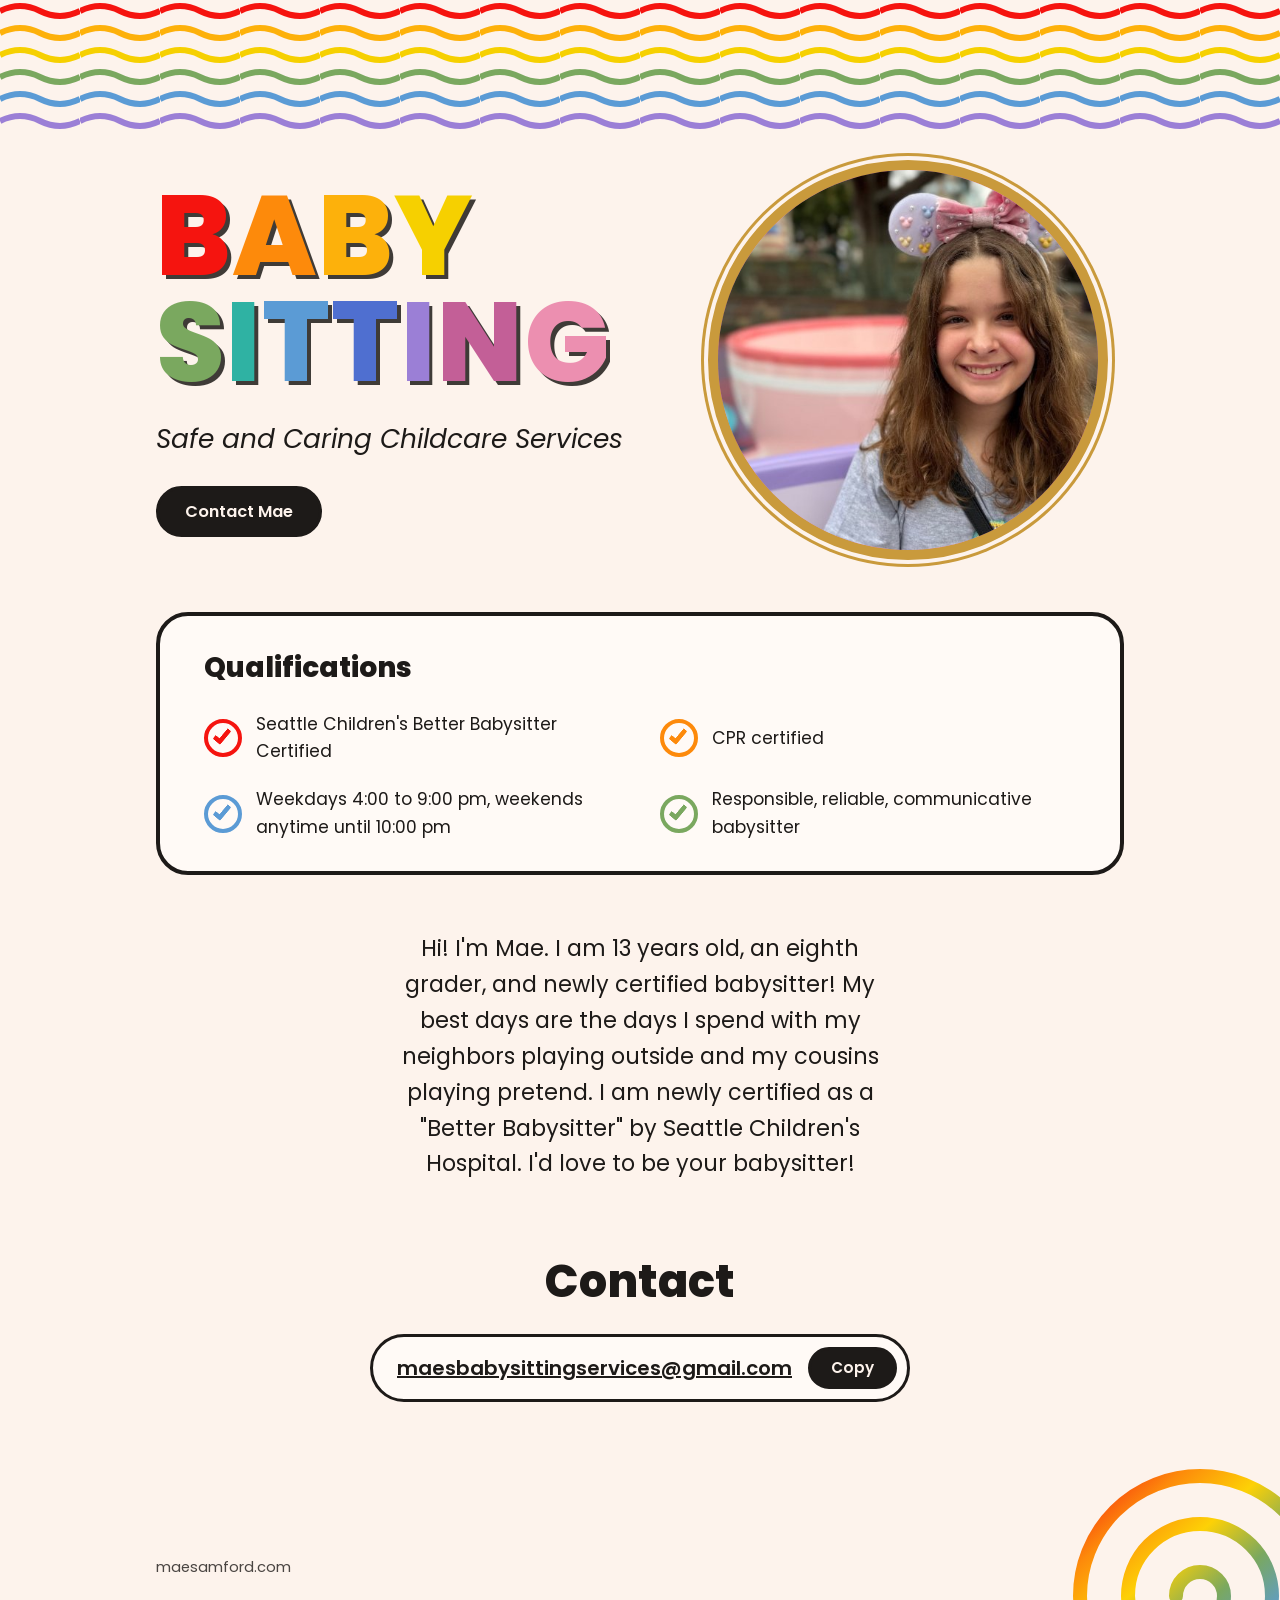
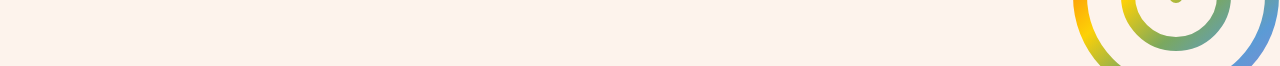
<file: index.html>
<!doctype html>
<html lang="en">
<head>
  <meta charset="utf-8">
  <meta name="viewport" content="width=device-width, initial-scale=1, viewport-fit=cover">
  <title>Mae's Babysitting | Safe and Caring Childcare Services</title>
  <meta name="description" content="Mae is a Seattle Children's Better Babysitter certified and CPR certified babysitter. Weekdays 4:00 to 9:00 pm, weekends anytime until 10:00 pm.">
  <meta name="theme-color" content="#fdf3ec">
  <link rel="canonical" href="https://maesamford.com/">

  <!-- Link previews (iMessage, WhatsApp, Facebook, etc.) -->
  <meta property="og:type" content="website">
  <meta property="og:url" content="https://maesamford.com/">
  <meta property="og:title" content="Mae's Babysitting">
  <meta property="og:description" content="Safe and Caring Childcare Services. Better Babysitter and CPR certified.">
  <meta property="og:image" content="https://maesamford.com/og-image.jpg">
  <meta property="og:image:width" content="1200">
  <meta property="og:image:height" content="630">
  <meta property="og:image:alt" content="Babysitting in rainbow letters with a photo of Mae">
  <meta name="twitter:card" content="summary_large_image">

  <link rel="icon" href="/favicon.ico" sizes="32x32">
  <link rel="icon" href="/favicon.svg" type="image/svg+xml">
  <link rel="apple-touch-icon" href="/apple-touch-icon.png">

  <link rel="preconnect" href="https://fonts.googleapis.com">
  <link rel="preconnect" href="https://fonts.gstatic.com" crossorigin>
  <link rel="stylesheet" href="https://fonts.googleapis.com/css2?family=Poppins:ital,wght@0,400;0,600;0,800;1,400&display=swap">
  <link rel="stylesheet" href="/styles.css">
</head>
<body>
  <div class="waves" aria-hidden="true"></div>

  <main class="wrap">
    <section class="hero">
      <div class="hero-text">
        <h1 aria-label="Babysitting">
          <span class="line" aria-hidden="true"><span class="c1">B</span><span class="c2">A</span><span class="c3">B</span><span class="c4">Y</span></span>
          <span class="line" aria-hidden="true"><span class="c5">S</span><span class="c6">I</span><span class="c7">T</span><span class="c8">T</span><span class="c9">I</span><span class="c10">N</span><span class="c11">G</span></span>
        </h1>
        <p class="tagline">Safe and Caring Childcare Services</p>
        <a class="btn" href="#contact">Contact Mae</a>
      </div>
      <div class="photo">
        <img src="/mae.jpg" width="515" height="515" alt="Mae smiling, wearing a headband with a pink bow">
      </div>
    </section>

    <section class="quals" aria-labelledby="quals-title">
      <h2 id="quals-title">Qualifications</h2>
      <ul>
        <li><span class="check red" aria-hidden="true"></span>Seattle Children's Better Babysitter Certified</li>
        <li><span class="check orange" aria-hidden="true"></span>CPR certified</li>
        <li><span class="check blue" aria-hidden="true"></span>Weekdays 4:00 to 9:00 pm, weekends anytime until 10:00 pm</li>
        <li><span class="check green" aria-hidden="true"></span>Responsible, reliable, communicative babysitter</li>
      </ul>
    </section>

    <section class="bio" aria-label="About Mae">
      <p>Hi! I'm Mae. I am 13 years old, an eighth grader, and newly certified babysitter! My best days are the days I spend with my neighbors playing outside and my cousins playing pretend. I am newly certified as a "Better Babysitter" by Seattle Children's Hospital. I'd love to be your babysitter!</p>
    </section>

    <section class="contact" id="contact" aria-labelledby="contact-title">
      <h2 id="contact-title">Contact</h2>
      <div class="email">
        <a class="addr" id="addr" href="mailto:maesbabysittingservices@gmail.com">maesbabysittingservices@gmail.com</a>
        <button class="btn btn-small" type="button" id="copy">Copy</button>
      </div>
      <p class="copied" id="copied" aria-live="polite"></p>
    </section>
  </main>

  <footer>
    <svg class="swirl" viewBox="0 0 300 300" aria-hidden="true">
      <g fill="none" stroke-width="14" stroke-linecap="round">
        <path d="M150 150 m-24 0 a24 24 0 1 1 48 0 a48 48 0 1 1 -96 0 a72 72 0 1 1 144 0 a96 96 0 1 1 -192 0 a120 120 0 1 1 240 0" stroke="url(#rb)"/>
      </g>
      <defs>
        <linearGradient id="rb" x1="0" y1="0" x2="1" y2="1">
          <stop offset="0" stop-color="#f5140f"/>
          <stop offset=".2" stop-color="#fd8a0b"/>
          <stop offset=".38" stop-color="#fdd106"/>
          <stop offset=".56" stop-color="#7aa85f"/>
          <stop offset=".74" stop-color="#5b9bd5"/>
          <stop offset="1" stop-color="#9b7fd6"/>
        </linearGradient>
      </defs>
    </svg>
    <div class="wrap">maesamford.com</div>
  </footer>

  <script>
    (function () {
      var btn = document.getElementById("copy");
      var out = document.getElementById("copied");
      var addr = document.getElementById("addr");
      btn.addEventListener("click", function () {
        var text = addr.textContent.trim();
        function fallback() {
          var r = document.createRange(); r.selectNodeContents(addr);
          var s = window.getSelection(); s.removeAllRanges(); s.addRange(r);
          out.textContent = "Selected. Press Ctrl+C (or ⌘C) to copy.";
        }
        if (navigator.clipboard && navigator.clipboard.writeText) {
          navigator.clipboard.writeText(text).then(function () {
            out.textContent = "Email address copied.";
          }, fallback);
        } else {
          fallback();
        }
      });
    })();
  </script>
</body>
</html>
</file>
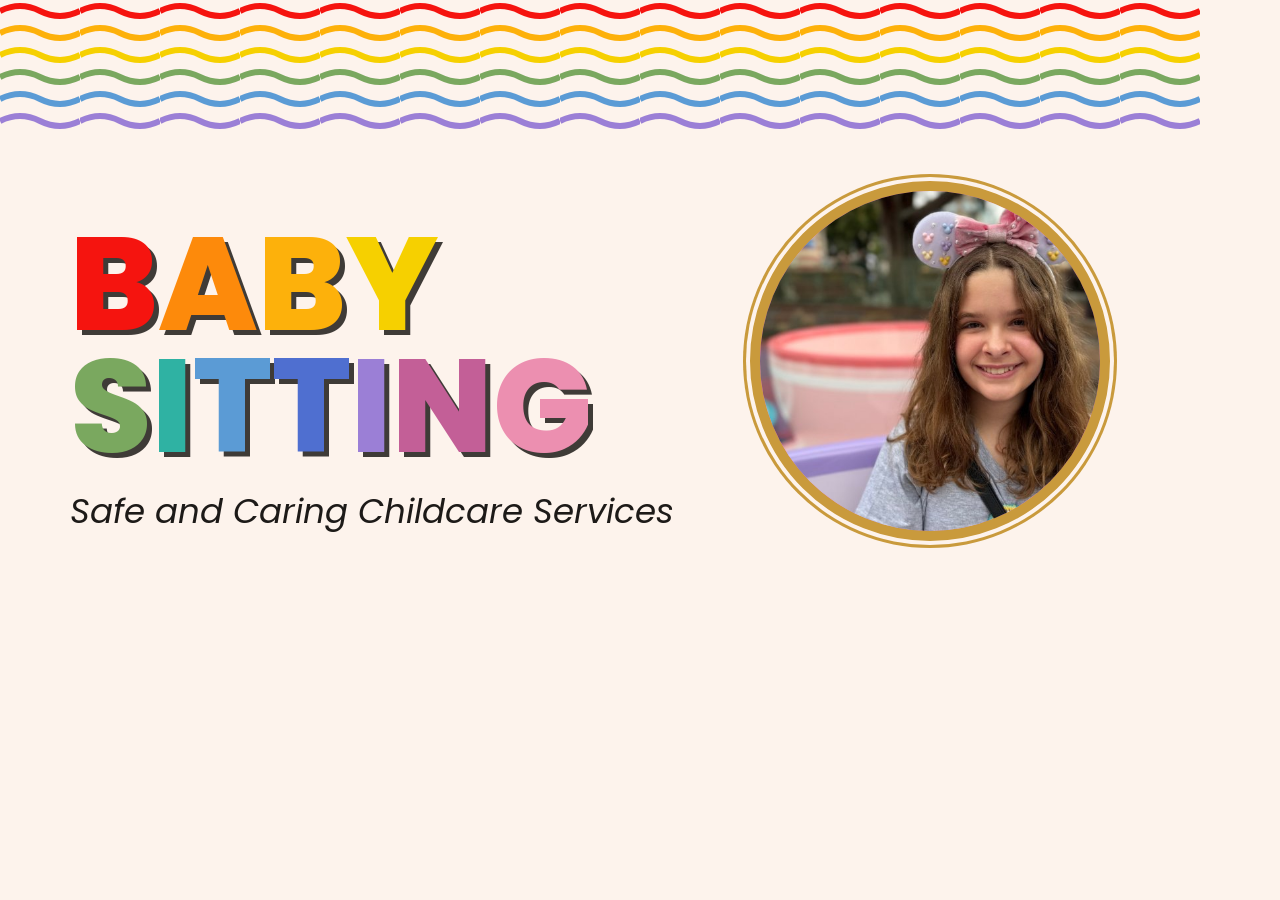
<file: og-template.html>
<!doctype html>
<html lang="en"><head><meta charset="utf-8"><title>OG image source</title>
<link rel="stylesheet" href="https://fonts.googleapis.com/css2?family=Poppins:ital,wght@0,600;0,800;1,400&display=swap">
<link rel="stylesheet" href="/styles.css">
<style>
  /* Source for og-image.jpg (1200x630). Not linked from the site. */
  body { width: 1200px; height: 630px; overflow: hidden; margin: 0; }
  .waves { height: 132px; }
  .og { display: grid; grid-template-columns: 1fr 400px; align-items: center; gap: 30px; padding: 0 70px; height: 498px; }
  .og h1 { font-size: 132px; line-height: .92; font-weight: 800; text-shadow: .035em .035em 0 rgba(29,26,24,.85); }
  .og h1 .line { display: block; }
  .og .tagline { font-size: 34px; margin-top: 18px; }
  .og .url { font-weight: 600; font-size: 26px; margin-top: 10px; color: var(--ink-soft); }
  .og .photo { max-width: 360px; margin-top: -40px; }
</style></head>
<body>
<div class="waves"></div>
<div class="og">
  <div>
    <h1><span class="line"><span class="c1">B</span><span class="c2">A</span><span class="c3">B</span><span class="c4">Y</span></span><span class="line"><span class="c5">S</span><span class="c6">I</span><span class="c7">T</span><span class="c8">T</span><span class="c9">I</span><span class="c10">N</span><span class="c11">G</span></span></h1>
    <p class="tagline">Safe and Caring Childcare Services</p>
  </div>
  <div class="photo"><img src="/mae.jpg" alt=""></div>
</div>
</body></html>
</file>
<file: styles.css>
/* Mae's Babysitting: the printed flyer as a web page.
   A light "paper" design on purpose, so colors are fixed (no dark mode). */
:root {
  --paper: #fdf3ec;
  --card: #fffaf6;
  --ink: #1d1a18;
  --ink-soft: #4a4542;
  --gold: #c99a3c;
  --red: #f5140f;
  --orange: #fd8a0b;
  --amber: #fdb10b;
  --yellow: #f6d000;
  --green: #7aa85f;
  --teal: #2fb2a3;
  --blue: #5b9bd5;
  --indigo: #4f6fd0;
  --lavender: #9b7fd6;
  --magenta: #c35f97;
  --pink: #ec8fb0;
  --font: "Poppins", "Avenir Next", "Segoe UI", system-ui, sans-serif;
  color-scheme: light;
}

*, *::before, *::after { box-sizing: border-box; }

html { -webkit-text-size-adjust: 100%; }

body {
  margin: 0;
  background: var(--paper);
  color: var(--ink);
  font-family: var(--font);
  font-size: 1.0625rem;
  line-height: 1.6;
  overflow-x: hidden;
}

img { max-width: 100%; display: block; }
h1, h2, p { margin: 0; }
a { color: inherit; }
:focus-visible { outline: 3px solid var(--blue); outline-offset: 3px; border-radius: 6px; }

.wrap {
  max-width: 1000px;
  margin: 0 auto;
  padding-left: max(16px, env(safe-area-inset-left));
  padding-right: max(16px, env(safe-area-inset-right));
}

/* Wavy rainbow stripes across the top */
.waves {
  --w: url("data:image/svg+xml,%3Csvg xmlns='http://www.w3.org/2000/svg' width='80' height='20'%3E%3Cpath d='M0 10 Q20 0 40 10 T80 10' fill='none' stroke='black' stroke-width='6'/%3E%3C/svg%3E");
  position: relative;
  height: 132px;
}
.waves::before {
  content: "";
  position: absolute;
  inset: 0;
  background: linear-gradient(to bottom,
    var(--red) 0 16.66%, var(--amber) 0 33.33%, var(--yellow) 0 50%,
    var(--green) 0 66.66%, var(--blue) 0 83.33%, var(--lavender) 0 100%);
  -webkit-mask: var(--w) 0 1px / 80px 20px repeat-x, var(--w) 0 23px / 80px 20px repeat-x,
                var(--w) 0 45px / 80px 20px repeat-x, var(--w) 0 67px / 80px 20px repeat-x,
                var(--w) 0 89px / 80px 20px repeat-x, var(--w) 0 111px / 80px 20px repeat-x;
          mask: var(--w) 0 1px / 80px 20px repeat-x, var(--w) 0 23px / 80px 20px repeat-x,
                var(--w) 0 45px / 80px 20px repeat-x, var(--w) 0 67px / 80px 20px repeat-x,
                var(--w) 0 89px / 80px 20px repeat-x, var(--w) 0 111px / 80px 20px repeat-x;
}
@media (prefers-reduced-motion: no-preference) {
  .waves::before { animation: drift 12s linear infinite; }
  @keyframes drift {
    to {
      -webkit-mask-position: 80px 1px, 80px 23px, 80px 45px, 80px 67px, 80px 89px, 80px 111px;
              mask-position: 80px 1px, 80px 23px, 80px 45px, 80px 67px, 80px 89px, 80px 111px;
    }
  }
}

/* Hero: rainbow title + round photo */
.hero {
  display: grid;
  grid-template-columns: 1.15fr 1fr;
  gap: 40px;
  align-items: center;
  padding-block: 28px 52px;
}
.hero h1 {
  font-weight: 800;
  font-size: clamp(3.4rem, 10.5vw, 7rem);
  line-height: .95;
  letter-spacing: .01em;
  /* a soft ink shadow keeps the pale letters readable on cream */
  text-shadow: .035em .035em 0 rgba(29, 26, 24, .85);
}
.hero h1 .line { display: block; }
.c1 { color: var(--red); }
.c2 { color: var(--orange); }
.c3 { color: var(--amber); }
.c4 { color: var(--yellow); }
.c5 { color: var(--green); }
.c6 { color: var(--teal); }
.c7 { color: var(--blue); }
.c8 { color: var(--indigo); }
.c9 { color: var(--lavender); }
.c10 { color: var(--magenta); }
.c11 { color: var(--pink); }

.tagline {
  font-style: italic;
  font-size: clamp(1.2rem, 3vw, 1.65rem);
  margin-top: 22px;
}

.btn {
  display: inline-block;
  margin-top: 26px;
  padding: 12px 26px;
  border: 3px solid var(--ink);
  border-radius: 999px;
  background: var(--ink);
  color: var(--paper);
  font: 600 1.02rem/1.3 var(--font);
  text-decoration: none;
  cursor: pointer;
}
.btn:hover { background: #3a3532; }
.btn-small { margin: 0; padding: 8px 20px; font-size: .95rem; }

.photo {
  width: 100%;
  max-width: 400px;
  aspect-ratio: 1;
  justify-self: center;
  border-radius: 50%;
  border: 10px solid var(--gold);
  overflow: hidden;
  background: var(--pink);
  box-shadow: 0 0 0 4px var(--paper), 0 0 0 7px var(--gold);
}
.photo img { width: 100%; height: 100%; object-fit: cover; }

/* Qualifications card */
.quals {
  background: var(--card);
  border: 4px solid var(--ink);
  border-radius: 32px;
  padding: 30px clamp(20px, 4vw, 44px);
}
.quals h2 { font-size: 1.75rem; font-weight: 800; margin-bottom: 20px; }
.quals ul {
  list-style: none;
  margin: 0;
  padding: 0;
  display: grid;
  grid-template-columns: 1fr 1fr;
  gap: 20px 40px;
}
.quals li {
  display: grid;
  grid-template-columns: 38px 1fr;
  gap: 14px;
  align-items: center;
  font-size: 1.08rem;
}
.check {
  width: 38px;
  height: 38px;
  border-radius: 50%;
  border: 4px solid currentColor;
  position: relative;
}
.check::after {
  content: "";
  position: absolute;
  left: 9px;
  top: 3px;
  width: 10px;
  height: 18px;
  border: solid currentColor;
  border-width: 0 5px 5px 0;
  border-radius: 2px;
  transform: rotate(40deg);
}
.check.red { color: var(--red); }
.check.orange { color: var(--orange); }
.check.blue { color: var(--blue); }
.check.green { color: var(--green); }

/* Bio */
.bio { padding-block: 56px; display: grid; justify-items: center; text-align: center; }
.bio p { font-size: clamp(1.12rem, 2.4vw, 1.4rem); max-width: 38ch; }

/* Contact */
.contact { padding-block: 8px 24px; display: grid; justify-items: center; text-align: center; gap: 16px; }
.contact h2 { font-size: clamp(2rem, 5vw, 2.8rem); font-weight: 800; }
.email {
  display: flex;
  flex-wrap: wrap;
  justify-content: center;
  align-items: center;
  gap: 10px 16px;
  max-width: 100%;
  padding: 10px 10px 10px 24px;
  background: var(--card);
  border: 3px solid var(--ink);
  border-radius: 999px;
}
.email .addr {
  font-weight: 600;
  font-size: clamp(.98rem, 3.2vw, 1.25rem);
  overflow-wrap: anywhere;
  min-width: 0;
}
.copied { min-height: 1.6em; font-size: .95rem; font-weight: 600; color: #4f7a38; }

/* Footer with the rainbow swirl in the corner */
footer { position: relative; overflow: hidden; min-height: 200px; }
footer .wrap {
  position: relative;
  z-index: 1;
  padding-block: 90px 40px;
  color: var(--ink-soft);
  font-size: .92rem;
}
.swirl {
  position: absolute;
  right: -70px;
  bottom: -80px;
  width: 300px;
  max-width: 75vw;
  pointer-events: none;
}

@media (max-width: 760px) {
  .hero { grid-template-columns: 1fr; gap: 26px; padding-block: 8px 40px; text-align: center; }
  .photo { max-width: 280px; order: -1; }
  .quals ul { grid-template-columns: 1fr; }
  .waves { height: 110px; }
}
@media (max-width: 440px) {
  .email { border-radius: 24px; padding: 14px; }
}
</file>
